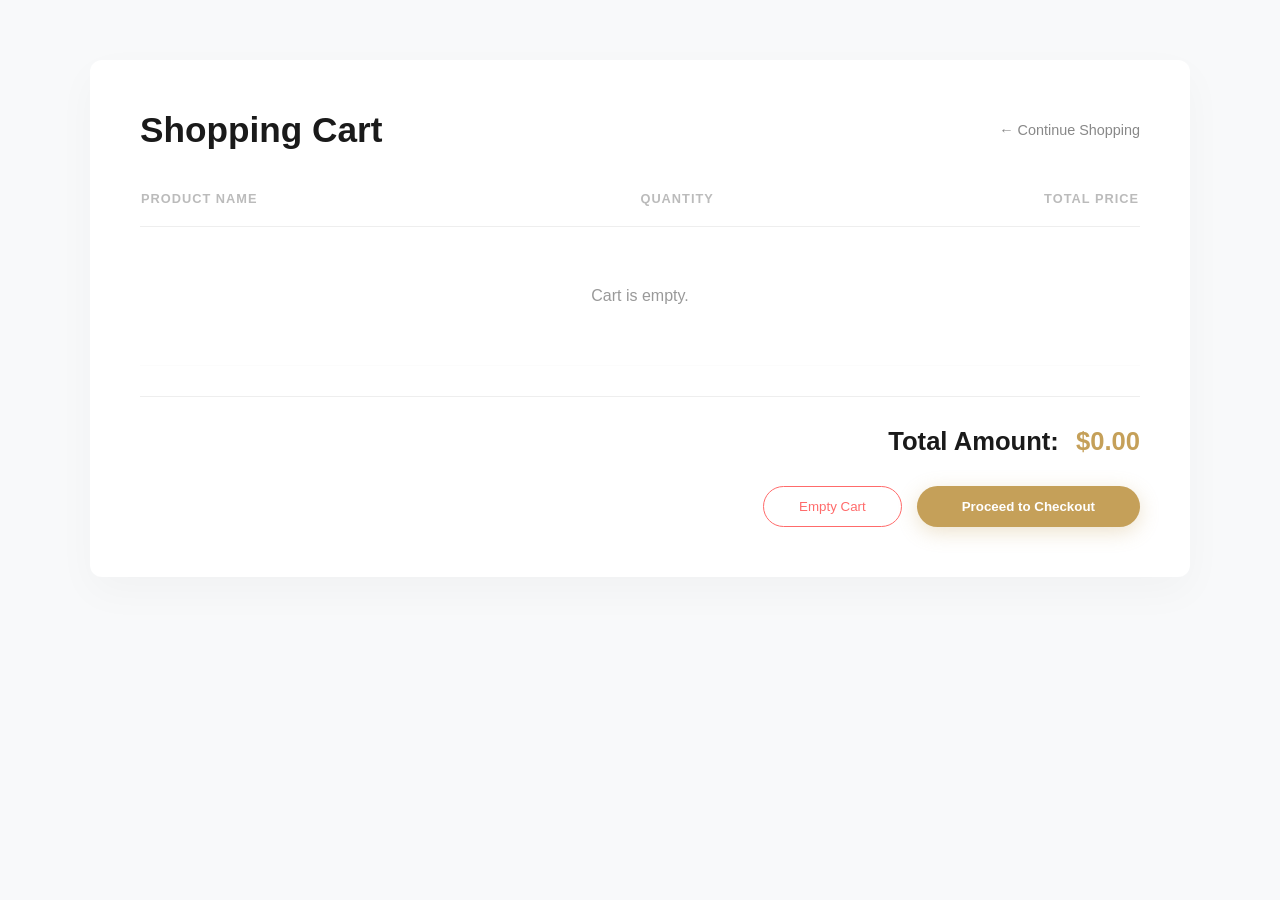
<file: cart.html>
<!DOCTYPE html>
<html lang="en">
<head>
    <meta charset="UTF-8">
    <meta name="viewport" content="width=device-width, initial-scale=1.0">
    <title>Shopping Cart | Personal Stylist</title>
    <link rel="stylesheet" href="style.css">
    <style>
        body { background-color: #f8f9fa; font-family: sans-serif; }
        .cart-wrapper {
            max-width: 1000px; margin: 60px auto; background: #fff;
            padding: 50px; border-radius: 12px; box-shadow: 0 15px 40px rgba(0,0,0,0.03);
        }
        .cart-title-row { display: flex; justify-content: space-between; align-items: center; margin-bottom: 40px; }
        .cart-title-row h1 { font-size: 2.2rem; color: #1a1a1a; margin: 0; }
        .back-btn { text-decoration: none; color: #888; font-size: 0.9rem; transition: 0.3s; }
        .back-btn:hover { color: #000; }

        .styled-table { width: 100%; border-collapse: collapse; margin-bottom: 30px; }
        .styled-table th {
            text-align: left; padding-bottom: 20px; border-bottom: 1px solid #eee;
            color: #bbb; font-size: 0.8rem; text-transform: uppercase; letter-spacing: 1px;
        }
        .styled-table td { padding: 25px 0; border-bottom: 1px solid #fcfcfc; vertical-align: middle; }
        .item-box { display: flex; align-items: center; gap: 20px; }
        .item-box img { width: 70px; height: 70px; object-fit: contain; }
        .item-name { font-weight: 500; color: #333; font-size: 1.05rem; }
        .price-text { text-align: right; font-weight: 600; color: #c5a059; font-size: 1.1rem; }
        
        /* --- تنسيق أزرار الـ + والـ - الجديد --- */
        .qty-container {
            display: flex;
            align-items: center;
            justify-content: center;
            gap: 15px;
        }
        .qty-btn {
            background: #f1f1f1;
            border: none;
            width: 30px;
            height: 30px;
            border-radius: 50%;
            cursor: pointer;
            font-size: 1.1rem;
            font-weight: bold;
            color: #333;
            transition: 0.2s;
            display: flex;
            align-items: center;
            justify-content: center;
        }
        .qty-btn:hover { background: #c5a059; color: white; }
        .qty-val { font-weight: bold; color: #555; min-width: 20px; text-align: center; }

        .summary-box { margin-top: 20px; text-align: right; border-top: 1px solid #eee; padding-top: 30px; }
        .total-label { font-size: 1.6rem; font-weight: 700; color: #1a1a1a; margin-bottom: 30px; }
        .total-label span { color: #c5a059; margin-left: 10px; }
        .actions { display: flex; justify-content: flex-end; gap: 15px; }
        .btn-empty {
            padding: 12px 35px; border: 1px solid #ff6b6b; color: #ff6b6b;
            background: transparent; border-radius: 40px; cursor: pointer; transition: 0.3s;
        }
        .btn-empty:hover { background: #ff6b6b; color: #fff; }
        .btn-checkout {
            padding: 12px 45px; border: none; background: #c5a059; color: #fff;
            border-radius: 40px; cursor: pointer; font-weight: 700; box-shadow: 0 5px 20px rgba(197, 160, 89, 0.3);
        }
    </style>
</head>
<body>

    <div class="cart-wrapper">
        <div class="cart-title-row">
            <h1>Shopping Cart</h1>
            <a href="index.html" class="back-btn">← Continue Shopping</a>
        </div>

        <table class="styled-table">
            <thead>
                <tr>
                    <th>Product Name</th>
                    <th style="text-align: center;">Quantity</th>
                    <th style="text-align: right;">Total Price</th>
                </tr>
            </thead>
            <tbody id="cart-content"></tbody>
        </table>

        <div class="summary-box">
            <div class="total-label">
                Total Amount: <span id="grand-total">$0.00</span>
            </div>
            <div class="actions">
                <button class="btn-empty" onclick="emptyCart()">Empty Cart</button>
                <button class="btn-checkout" onclick="goToCheckout()">Proceed to Checkout</button>
            </div>
        </div>
    </div>

    <script>
        function loadCart() {
            const container = document.getElementById('cart-content');
            const totalText = document.getElementById('grand-total');
            const cartItems = JSON.parse(localStorage.getItem('myCart')) || [];

            if (cartItems.length === 0) {
                container.innerHTML = `<tr><td colspan="3" style="text-align:center; padding: 60px; color: #999;">Cart is empty.</td></tr>`;
                totalText.innerText = "$0.00";
                return;
            }

            let sum = 0;
            container.innerHTML = cartItems.map(item => {
                const qty = item.quantity || 1;
                const itemTotal = parseFloat(item.price) * qty;
                sum += itemTotal;
                return `
                    <tr>
                        <td>
                            <div class="item-box">
                                <img src="${item.image}" alt="${item.title}">
                                <span class="item-name">${item.title}</span>
                            </div>
                        </td>
                        <td>
                            <div class="qty-container">
                                <button class="qty-btn" onclick="updateQty(${item.id}, -1)">-</button>
                                <span class="qty-val">${qty}</span>
                                <button class="qty-btn" onclick="updateQty(${item.id}, 1)">+</button>
                            </div>
                        </td>
                        <td class="price-text">$${itemTotal.toFixed(2)}</td>
                    </tr>
                `;
            }).join('');
            totalText.innerText = `$${sum.toFixed(2)}`;
        }

        // دالة موحدة للزيادة والنقصان
        function updateQty(id, change) {
            let cart = JSON.parse(localStorage.getItem('myCart')) || [];
            const itemIndex = cart.findIndex(p => p.id === id);
            
            if (itemIndex !== -1) {
                cart[itemIndex].quantity = (cart[itemIndex].quantity || 1) + change;
                
                // لو الكمية وصلت لـ 0 نمسح المنتج من الكارت
                if (cart[itemIndex].quantity <= 0) {
                    cart.splice(itemIndex, 1);
                }
                
                localStorage.setItem('myCart', JSON.stringify(cart));
                loadCart();
            }
        }

        function emptyCart() {
            if(confirm("Empty your cart?")) {
                localStorage.removeItem('myCart');
                loadCart();
            }
        }

        function goToCheckout() {
            const cart = JSON.parse(localStorage.getItem('myCart')) || [];
            if (cart.length === 0) alert("Cart is empty!");
            else window.location.href = 'checkout.html';
        }

        loadCart();
    </script>
</body>
</html>
</file>
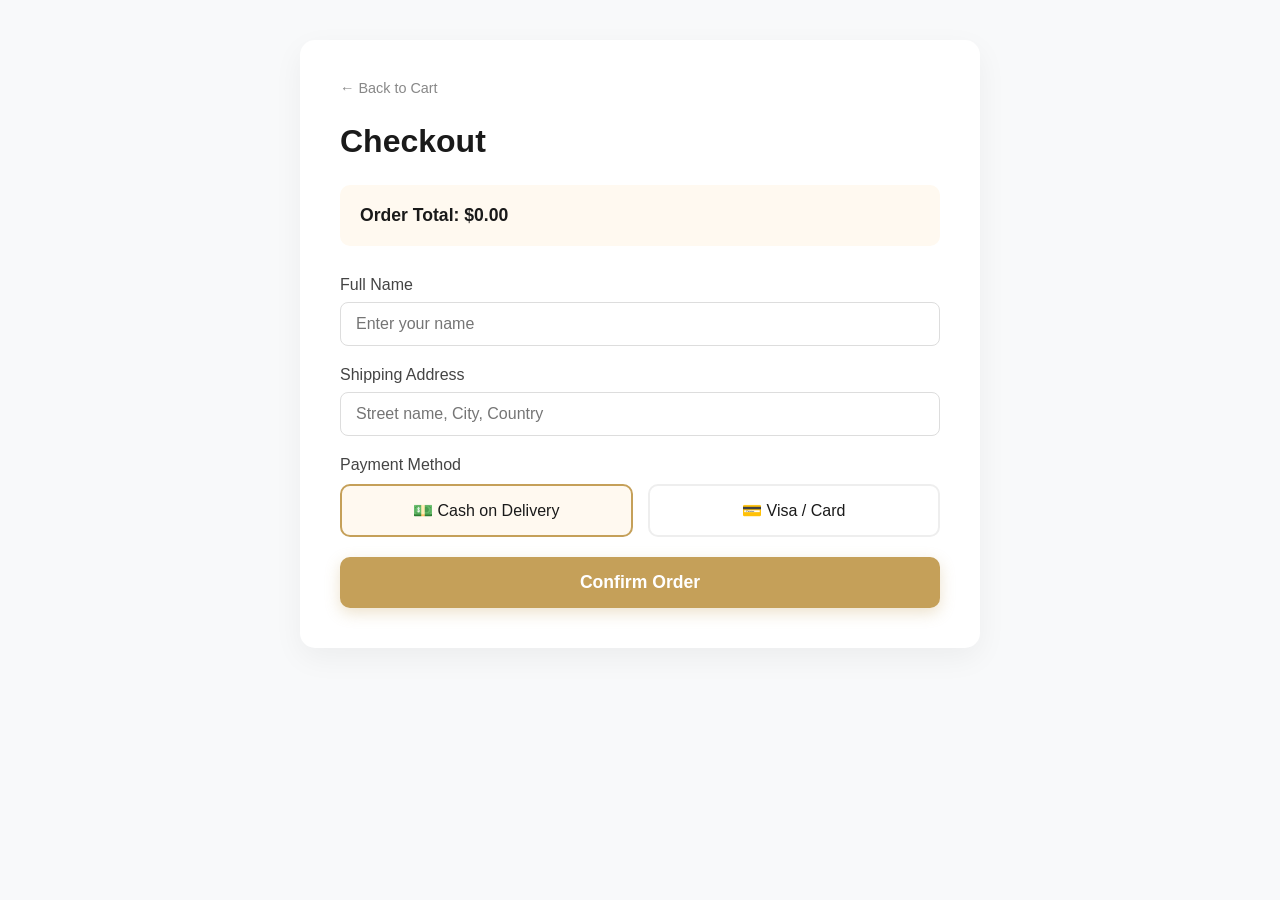
<file: checkout.html>
<!DOCTYPE html>
<html lang="en">
<head>
    <meta charset="UTF-8">
    <meta name="viewport" content="width=device-width, initial-scale=1.0">
    <title>Checkout | Personal Stylist</title>
    <link rel="stylesheet" href="style.css">
    <style>
        body { background-color: #f8f9fa; }
        .checkout-wrapper {
            max-width: 600px;
            margin: 40px auto;
            background: #fff;
            padding: 40px;
            border-radius: 15px;
            box-shadow: 0 10px 30px rgba(0,0,0,0.05);
        }
        .back-link { text-decoration: none; color: #888; font-size: 0.9rem; display: block; margin-bottom: 20px; }
        h2 { font-size: 2rem; margin-bottom: 25px; color: #1a1a1a; }
        .order-summary-box {
            background: #fff9f0;
            padding: 20px;
            border-radius: 10px;
            margin-bottom: 30px;
            font-weight: 600;
            font-size: 1.1rem;
        }
        .form-group { margin-bottom: 20px; }
        .form-group label { display: block; margin-bottom: 8px; font-weight: 500; color: #444; }
        .form-group input {
            width: 100%;
            padding: 12px 15px;
            border: 1px solid #ddd;
            border-radius: 8px;
            box-sizing: border-box;
            font-size: 1rem;
        }
        .payment-methods { display: flex; gap: 15px; margin-top: 10px; margin-bottom: 20px; }
        .method-card {
            flex: 1;
            padding: 15px;
            border: 2px solid #eee;
            border-radius: 10px;
            text-align: center;
            cursor: pointer;
            transition: 0.3s;
            display: flex;
            align-items: center;
            justify-content: center;
            gap: 10px;
            font-weight: 500;
        }
        .method-card.active { border-color: #c5a059; background: #fff9f0; }
        
        /* ستايل الجزء الرمادي للفيزا */
        #visa-details {
            background: #f4f4f4;
            padding: 20px;
            border-radius: 10px;
            margin-bottom: 20px;
            display: none; /* مخفي في البداية */
        }

        .btn-confirm {
            width: 100%;
            padding: 15px;
            background: #c5a059;
            color: white;
            border: none;
            border-radius: 10px;
            font-size: 1.1rem;
            font-weight: 700;
            cursor: pointer;
            box-shadow: 0 5px 15px rgba(197, 160, 89, 0.3);
        }
    </style>
</head>
<body>

    <div class="checkout-wrapper">
        <a href="cart.html" class="back-link">← Back to Cart</a>
        <h2>Checkout</h2>

        <div class="order-summary-box">
            Order Total: <span id="checkout-total">$0.00</span>
        </div>

        <form id="checkout-form">
            <div class="form-group">
                <label>Full Name</label>
                <input type="text" placeholder="Enter your name" required>
            </div>

            <div class="form-group">
                <label>Shipping Address</label>
                <input type="text" placeholder="Street name, City, Country" required>
            </div>

            <label style="font-weight: 500; color: #444;">Payment Method</label>
            <div class="payment-methods">
                <div class="method-card active" onclick="selectMethod(this, 'cash')">
                    💵 Cash on Delivery
                </div>
                <div class="method-card" onclick="selectMethod(this, 'visa')">
                    💳 Visa / Card
                </div>
            </div>

            <div id="visa-details">
                <div class="form-group">
                    <label>Card Number</label>
                    <input type="text" placeholder="1234 5678 9101 1121">
                </div>
                <div style="display: flex; gap: 15px;">
                    <div class="form-group" style="flex: 2;">
                        <label>Expiry Date</label>
                        <input type="text" placeholder="MM/YY">
                    </div>
                    <div class="form-group" style="flex: 1;">
                        <label>CVV</label>
                        <input type="password" placeholder="***">
                    </div>
                </div>
            </div>

            <button type="submit" class="btn-confirm">Confirm Order</button>
        </form>
    </div>

    <script>
        function loadTotal() {
            const cart = JSON.parse(localStorage.getItem('myCart')) || [];
            let total = 0;
            cart.forEach(item => total += parseFloat(item.price));
            document.getElementById('checkout-total').innerText = `$${total.toFixed(2)}`;
        }

        function selectMethod(element, method) {
            // تفعيل الزر المختار
            document.querySelectorAll('.method-card').forEach(card => card.classList.remove('active'));
            element.classList.add('active');

            // إظهار أو إخفاء بيانات الفيزا
            const visaDetails = document.getElementById('visa-details');
            if (method === 'visa') {
                visaDetails.style.display = 'block';
            } else {
                visaDetails.style.display = 'none';
            }
        }

        document.getElementById('checkout-form').onsubmit = function(e) {
            e.preventDefault();
            alert("Order Confirmed! Thank you for shopping with us.");
            localStorage.removeItem('myCart');
            window.location.href = 'index.html';
        };

        loadTotal();
    </script>
</body>
</html>
</file>
<file: style.css>
:root {
    --gold: #c5a059;
    --dark: #1a1a1a;
    --light-bg: #fdfdfd;
    --white: #ffffff;
    --transition: all 0.4s cubic-bezier(0.165, 0.84, 0.44, 1);
}

body { font-family: 'Poppins', sans-serif; margin: 0; background: var(--light-bg); color: var(--dark); }

/* --- Header --- */
header { 
    display: flex; justify-content: space-between; align-items: center; 
    padding: 15px 8%; background: var(--white); position: sticky; top: 0; z-index: 1000;
    box-shadow: 0 2px 15px rgba(0,0,0,0.05);
}
.logo { font-family: 'Playfair Display', serif; font-size: 1.6rem; font-weight: 700; }
.logo span { color: var(--gold); }
.cart-icon { background: var(--dark); color: var(--white); padding: 10px 20px; border-radius: 30px; cursor: pointer; font-weight: 500; }

/* --- Hero Section --- */
.hero-section { text-align: center; padding: 60px 20px; }
.hero-section h1 { font-family: 'Playfair Display', serif; font-size: 3rem; margin-bottom: 10px; }
.filter-group { display: flex; justify-content: center; gap: 15px; margin-bottom: 30px; }
.btn-filter { padding: 10px 25px; border-radius: 50px; border: 1px solid #eee; cursor: pointer; background: var(--white); transition: 0.3s; }
.btn-filter.active { background: var(--dark); color: var(--white); border-color: var(--dark); }

/* --- Grid & Cards --- */
.grid { display: grid; grid-template-columns: repeat(auto-fill, minmax(280px, 1fr)); gap: 35px; padding: 0 8% 60px; }
.product-card { background: var(--white); padding: 15px; border-radius: 15px; border: 1px solid #f0f0f0; text-align: center; transition: var(--transition); }
.product-card:hover { transform: translateY(-10px); box-shadow: 0 20px 40px rgba(0,0,0,0.08); border-color: var(--gold); }

.img-container {
    width: 100%; height: 350px; background-color: #f8f8f8; 
    overflow: hidden; border-radius: 8px; display: flex;
    align-items: center; justify-content: center; margin-bottom: 15px;
}
.img-container img { width: 90%; height: 90%; object-fit: contain; transition: transform 0.6s ease; }
.product-card:hover img { transform: scale(1.08); }

.price { font-family: 'Playfair Display', serif; color: var(--gold); font-weight: bold; font-size: 1.3rem; display: block; margin-bottom: 15px; }

/* --- Buttons & Controls (المكان اللي ظبطناه) --- */
.add-btn, .qty-controls-main { 
    width: 100%; 
    height: 48px; /* توحيد الطول عشان الشكل ميتغيرش */
    box-sizing: border-box;
}

.add-btn { 
    background: var(--dark); color: var(--white); border: none; 
    border-radius: 8px; cursor: pointer; font-weight: 600; transition: 0.3s;
}
.add-btn:hover { background: var(--gold); }

.qty-controls-main {
    display: flex;
    justify-content: space-between;
    align-items: center;
    background: #f1f1f1;
    border-radius: 8px;
    padding: 0 5px; /* تقليل البادنج عشان الزرار ميكبرش */
    margin-top: 0; /* لغينا المارجن عشان يحل محل الزرار بالظبط */
}

.qty-controls-main button {
    background: var(--dark);
    color: white;
    border: none;
    width: 38px;
    height: 38px;
    border-radius: 6px;
    cursor: pointer;
    font-size: 1.2rem;
    font-weight: bold;
    transition: 0.3s;
    display: flex;
    align-items: center;
    justify-content: center;
}

.qty-controls-main button:hover { background: var(--gold); }
.qty-controls-main span { font-weight: 600; font-size: 1.1rem; color: var(--dark); }

/* --- AI Box & Notifications --- */
.ai-box {
    max-width: 700px; margin: 20px auto 40px; padding: 30px;
    border: 2px solid transparent; border-radius: 20px; text-align: center;
    background: linear-gradient(white, white) padding-box, linear-gradient(90deg, var(--gold), #eecb8d) border-box;
    position: relative; box-shadow: 0 10px 30px rgba(197, 160, 89, 0.1); transition: 0.5s;
}
.ai-badge {
    background: var(--gold); color: white; padding: 5px 15px; border-radius: 50px;
    font-size: 0.8rem; letter-spacing: 2px; position: absolute; top: -15px;
    left: 50%; transform: translateX(-50%);
}
#notification { 
    position: fixed; bottom: 30px; left: 30px; background: var(--gold); 
    color: var(--white); padding: 15px 30px; border-radius: 10px; 
    display: none; z-index: 2000; border-left: 5px solid var(--gold); 
}

/* تأثير البحث */
.search-container { margin: 20px auto; max-width: 500px; }
#searchInput {
    width: 100%; padding: 12px 20px; border-radius: 25px;
    border: 1px solid #ddd; outline: none; transition: 0.3s;
}
#searchInput:focus { border-color: var(--gold); box-shadow: 0 0 10px rgba(197,160,89,0.2); }

/* وصف قصير */
.short-desc { font-size: 0.85rem; color: #777; margin-bottom: 10px; }
</file>
